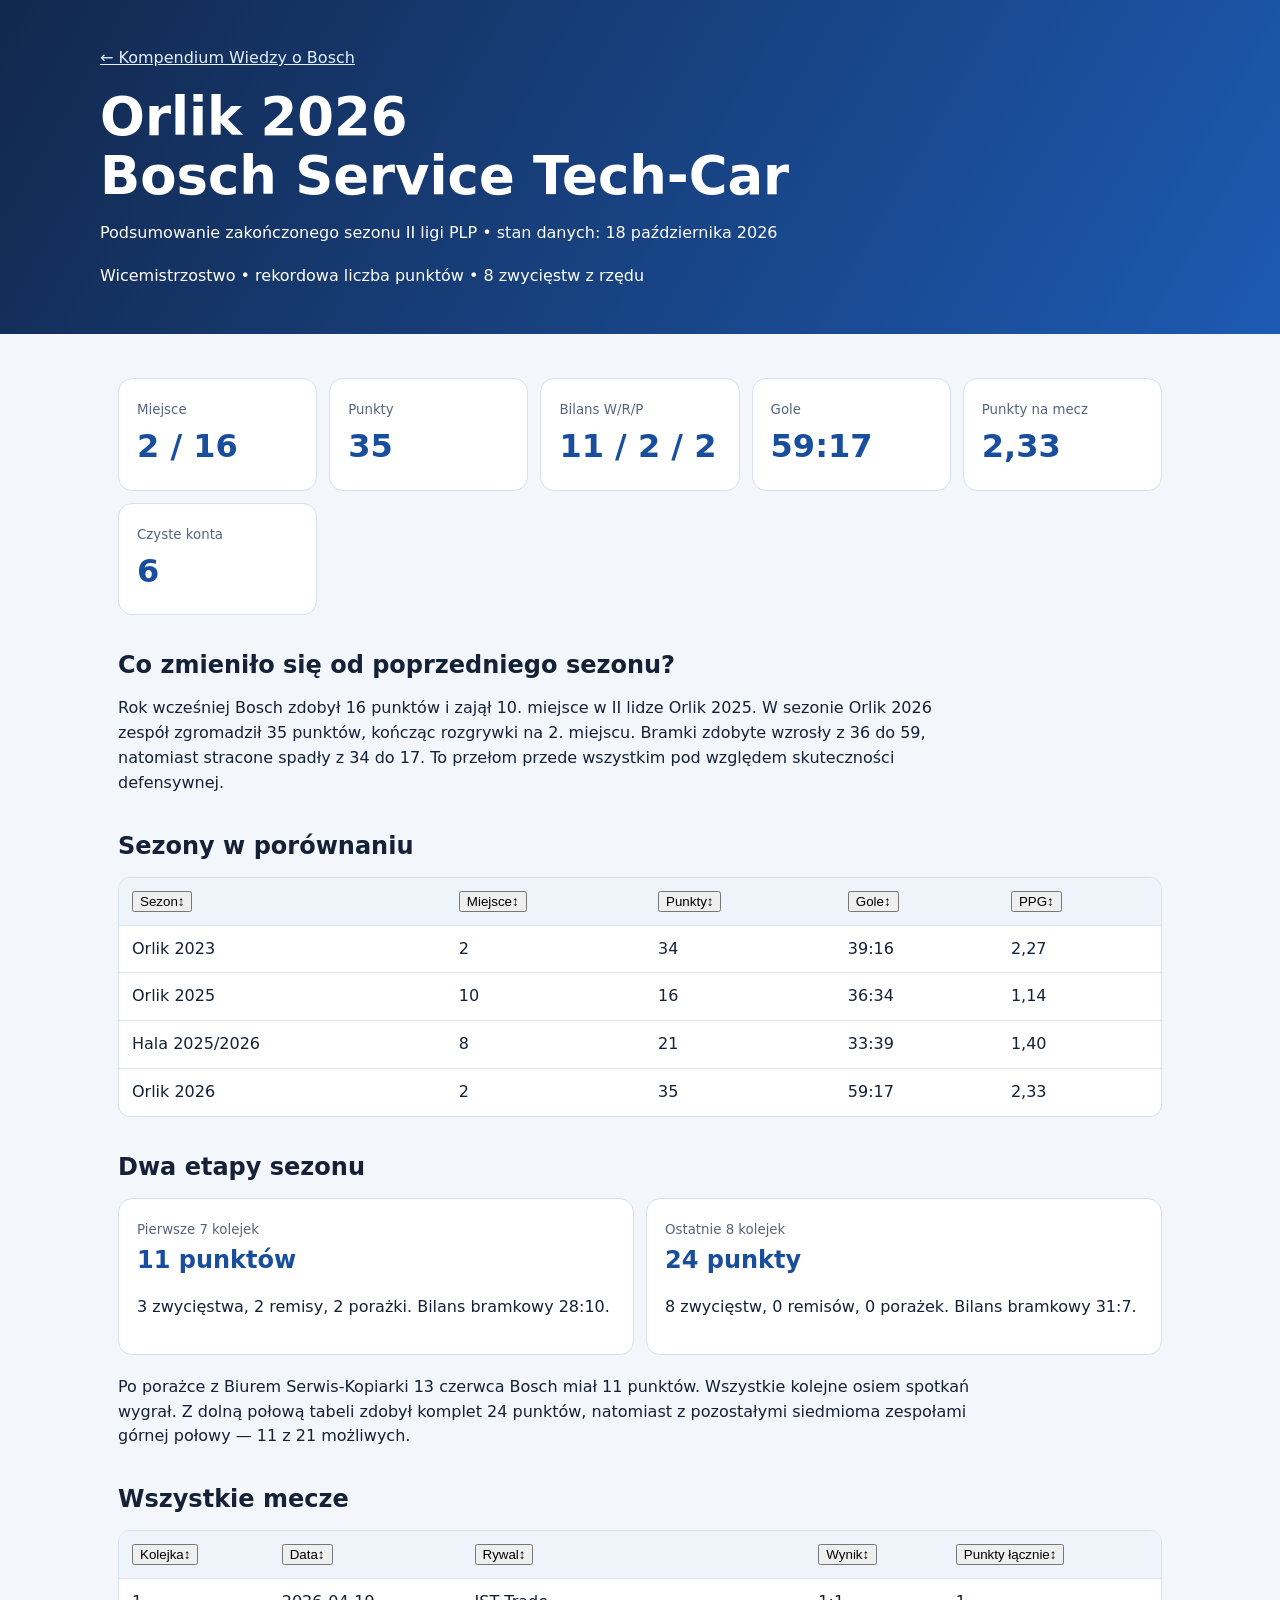
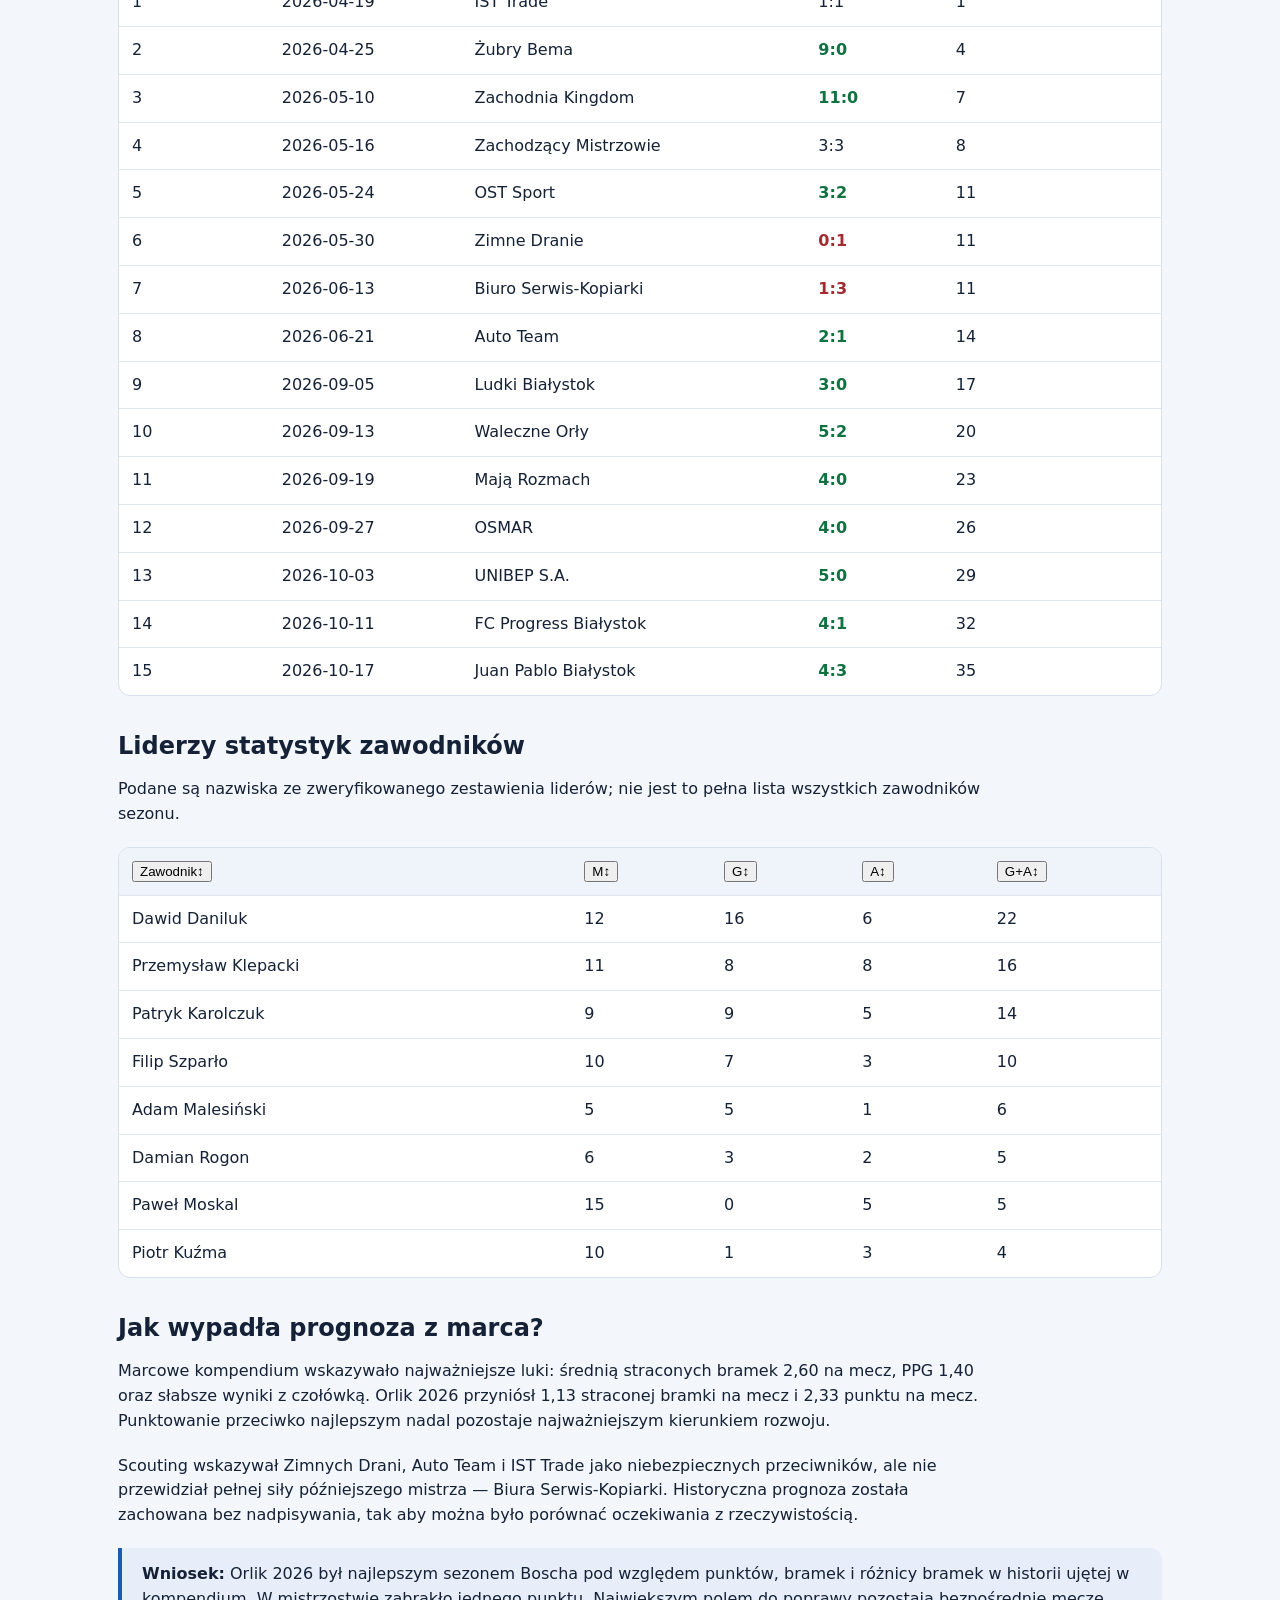
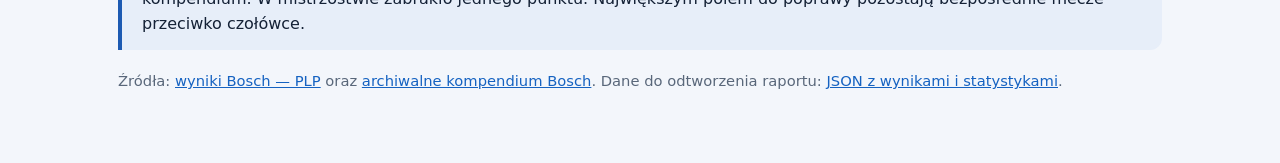
<file: docs/orlik-2026.html>
<!DOCTYPE html>
<html lang="pl">
<head>
<meta charset="utf-8">
<meta name="viewport" content="width=device-width,initial-scale=1">
<meta name="description" content="Bosch Service Tech-Car: analiza sezonu Orlik 2026 i porównanie historyczne PLP.">
<title>Orlik 2026 | Bosch Service Tech-Car</title>
<style>
:root{font-family:system-ui,-apple-system,Segoe UI,sans-serif;color-scheme:light;background:#f3f6fb;color:#142136}*{box-sizing:border-box}body{margin:0;line-height:1.55}main{max-width:1080px;margin:auto;padding:24px 18px 70px}header{background:linear-gradient(120deg,#12284d,#1d5ab2);color:#fff;padding:46px 18px}header>div{max-width:1080px;margin:auto}h1{font-size:clamp(2rem,5vw,3.3rem);line-height:1.12;margin:.3em 0}h2{font-size:1.5rem;margin:36px 0 16px}p{max-width:85ch}a{color:#1562c1}header a{color:#e4efff}nav{margin-top:18px}.muted{opacity:.75}.cards{display:grid;grid-template-columns:repeat(auto-fit,minmax(170px,1fr));gap:12px;margin-top:20px}.card{border-radius:14px;border:1px solid #d6e0ef;background:#fff;padding:18px}.card strong{display:block;font-size:2rem;color:#194e9c}.card small{color:#56657d}.table-wrap{overflow:auto;border:1px solid #d6e0ef;border-radius:12px;background:white}table{width:100%;border-collapse:collapse;min-width:565px}th,td{padding:11px 13px;text-align:left;border-bottom:1px solid #e1e7ef}th{background:#eff4fb}tr:last-child td{border-bottom:none}.win{color:#127140;font-weight:700}.loss{color:#a32b32;font-weight:700}.note{border-left:4px solid #1d5ab2;padding:14px 20px;background:#e7eef9;border-radius:0 12px 12px 0}.split{display:grid;grid-template-columns:repeat(auto-fit,minmax(260px,1fr));gap:12px}.split .card strong{font-size:1.5rem}.footer{margin-top:38px;color:#59677a;font-size:.92rem}
</style>
<link rel="stylesheet" href="assets/spacing.css?v=20261020-spacing">
</head>
<body>
<header><div><a href="./index.html">← Kompendium Wiedzy o Bosch</a><h1>Orlik 2026<br>Bosch Service Tech-Car</h1><p>Podsumowanie zakończonego sezonu II ligi PLP • stan danych: 18 października 2026</p><nav>Wicemistrzostwo • rekordowa liczba punktów • 8 zwycięstw z rzędu</nav></div></header>
<main>
<div class="cards">
<div class="card"><small>Miejsce</small><strong>2 / 16</strong></div>
<div class="card"><small>Punkty</small><strong>35</strong></div>
<div class="card"><small>Bilans W/R/P</small><strong>11 / 2 / 2</strong></div>
<div class="card"><small>Gole</small><strong>59:17</strong></div>
<div class="card"><small>Punkty na mecz</small><strong>2,33</strong></div>
<div class="card"><small>Czyste konta</small><strong>6</strong></div>
</div>
<h2>Co zmieniło się od poprzedniego sezonu?</h2>
<p>Rok wcześniej Bosch zdobył 16 punktów i zajął 10. miejsce w II lidze Orlik 2025. W sezonie Orlik 2026 zespół zgromadził 35 punktów, kończąc rozgrywki na 2. miejscu. Bramki zdobyte wzrosły z 36 do 59, natomiast stracone spadły z 34 do 17. To przełom przede wszystkim pod względem skuteczności defensywnej.</p>
<h2>Sezony w porównaniu</h2>
<div class="table-wrap"><table><thead><tr><th>Sezon</th><th>Miejsce</th><th>Punkty</th><th>Gole</th><th>PPG</th></tr></thead><tbody><tr><td>Orlik 2023</td><td>2</td><td>34</td><td>39:16</td><td>2,27</td></tr><tr><td>Orlik 2025</td><td>10</td><td>16</td><td>36:34</td><td>1,14</td></tr><tr><td>Hala 2025/2026</td><td>8</td><td>21</td><td>33:39</td><td>1,40</td></tr><tr><td>Orlik 2026</td><td>2</td><td>35</td><td>59:17</td><td>2,33</td></tr></tbody></table></div>
<h2>Dwa etapy sezonu</h2>
<div class="split"><div class="card"><small>Pierwsze 7 kolejek</small><strong>11 punktów</strong><p>3 zwycięstwa, 2 remisy, 2 porażki. Bilans bramkowy 28:10.</p></div><div class="card"><small>Ostatnie 8 kolejek</small><strong>24 punkty</strong><p>8 zwycięstw, 0 remisów, 0 porażek. Bilans bramkowy 31:7.</p></div></div>
<p>Po porażce z Biurem Serwis-Kopiarki 13 czerwca Bosch miał 11 punktów. Wszystkie kolejne osiem spotkań wygrał. Z dolną połową tabeli zdobył komplet 24 punktów, natomiast z pozostałymi siedmioma zespołami górnej połowy — 11 z 21 możliwych.</p>
<h2>Wszystkie mecze</h2>
<div class="table-wrap"><table><thead><tr><th>Kolejka</th><th>Data</th><th>Rywal</th><th>Wynik</th><th>Punkty łącznie</th></tr></thead><tbody><tr><td>1</td><td>2026-04-19</td><td>IST Trade</td><td class="">1:1</td><td>1</td></tr><tr><td>2</td><td>2026-04-25</td><td>Żubry Bema</td><td class="win">9:0</td><td>4</td></tr><tr><td>3</td><td>2026-05-10</td><td>Zachodnia Kingdom</td><td class="win">11:0</td><td>7</td></tr><tr><td>4</td><td>2026-05-16</td><td>Zachodzący Mistrzowie</td><td class="">3:3</td><td>8</td></tr><tr><td>5</td><td>2026-05-24</td><td>OST Sport</td><td class="win">3:2</td><td>11</td></tr><tr><td>6</td><td>2026-05-30</td><td>Zimne Dranie</td><td class="loss">0:1</td><td>11</td></tr><tr><td>7</td><td>2026-06-13</td><td>Biuro Serwis-Kopiarki</td><td class="loss">1:3</td><td>11</td></tr><tr><td>8</td><td>2026-06-21</td><td>Auto Team</td><td class="win">2:1</td><td>14</td></tr><tr><td>9</td><td>2026-09-05</td><td>Ludki Białystok</td><td class="win">3:0</td><td>17</td></tr><tr><td>10</td><td>2026-09-13</td><td>Waleczne Orły</td><td class="win">5:2</td><td>20</td></tr><tr><td>11</td><td>2026-09-19</td><td>Mają Rozmach</td><td class="win">4:0</td><td>23</td></tr><tr><td>12</td><td>2026-09-27</td><td>OSMAR</td><td class="win">4:0</td><td>26</td></tr><tr><td>13</td><td>2026-10-03</td><td>UNIBEP S.A.</td><td class="win">5:0</td><td>29</td></tr><tr><td>14</td><td>2026-10-11</td><td>FC Progress Białystok</td><td class="win">4:1</td><td>32</td></tr><tr><td>15</td><td>2026-10-17</td><td>Juan Pablo Białystok</td><td class="win">4:3</td><td>35</td></tr></tbody></table></div>
<h2>Liderzy statystyk zawodników</h2>
<p>Podane są nazwiska ze zweryfikowanego zestawienia liderów; nie jest to pełna lista wszystkich zawodników sezonu.</p>
<div class="table-wrap"><table><thead><tr><th>Zawodnik</th><th>M</th><th>G</th><th>A</th><th>G+A</th></tr></thead><tbody><tr><td>Dawid Daniluk</td><td>12</td><td>16</td><td>6</td><td>22</td></tr><tr><td>Przemysław Klepacki</td><td>11</td><td>8</td><td>8</td><td>16</td></tr><tr><td>Patryk Karolczuk</td><td>9</td><td>9</td><td>5</td><td>14</td></tr><tr><td>Filip Szparło</td><td>10</td><td>7</td><td>3</td><td>10</td></tr><tr><td>Adam Malesiński</td><td>5</td><td>5</td><td>1</td><td>6</td></tr><tr><td>Damian Rogon</td><td>6</td><td>3</td><td>2</td><td>5</td></tr><tr><td>Paweł Moskal</td><td>15</td><td>0</td><td>5</td><td>5</td></tr><tr><td>Piotr Kuźma</td><td>10</td><td>1</td><td>3</td><td>4</td></tr></tbody></table></div>
<h2>Jak wypadła prognoza z marca?</h2>
<p>Marcowe kompendium wskazywało najważniejsze luki: średnią straconych bramek 2,60 na mecz, PPG 1,40 oraz słabsze wyniki z czołówką. Orlik 2026 przyniósł 1,13 straconej bramki na mecz i 2,33 punktu na mecz. Punktowanie przeciwko najlepszym nadal pozostaje najważniejszym kierunkiem rozwoju.</p>
<p>Scouting wskazywał Zimnych Drani, Auto Team i IST Trade jako niebezpiecznych przeciwników, ale nie przewidział pełnej siły późniejszego mistrza — Biura Serwis-Kopiarki. Historyczna prognoza została zachowana bez nadpisywania, tak aby można było porównać oczekiwania z rzeczywistością.</p>
<div class="note"><strong>Wniosek:</strong> Orlik 2026 był najlepszym sezonem Boscha pod względem punktów, bramek i różnicy bramek w historii ujętej w kompendium. W mistrzostwie zabrakło jednego punktu. Największym polem do poprawy pozostają bezpośrednie mecze przeciwko czołówce.</div>
<div class="footer">Źródła: <a href="https://podlaskaliga.pl/druzyna/bosch-service-tech-car/terminarz/">wyniki Bosch — PLP</a> oraz <a href="./index.html">archiwalne kompendium Bosch</a>. Dane do odtworzenia raportu: <a href="../data/orlik_2026_recap.json">JSON z wynikami i statystykami</a>.</div>
</main>
<script src="assets/table-sort.js" defer></script>
</body>
</html>
</file>
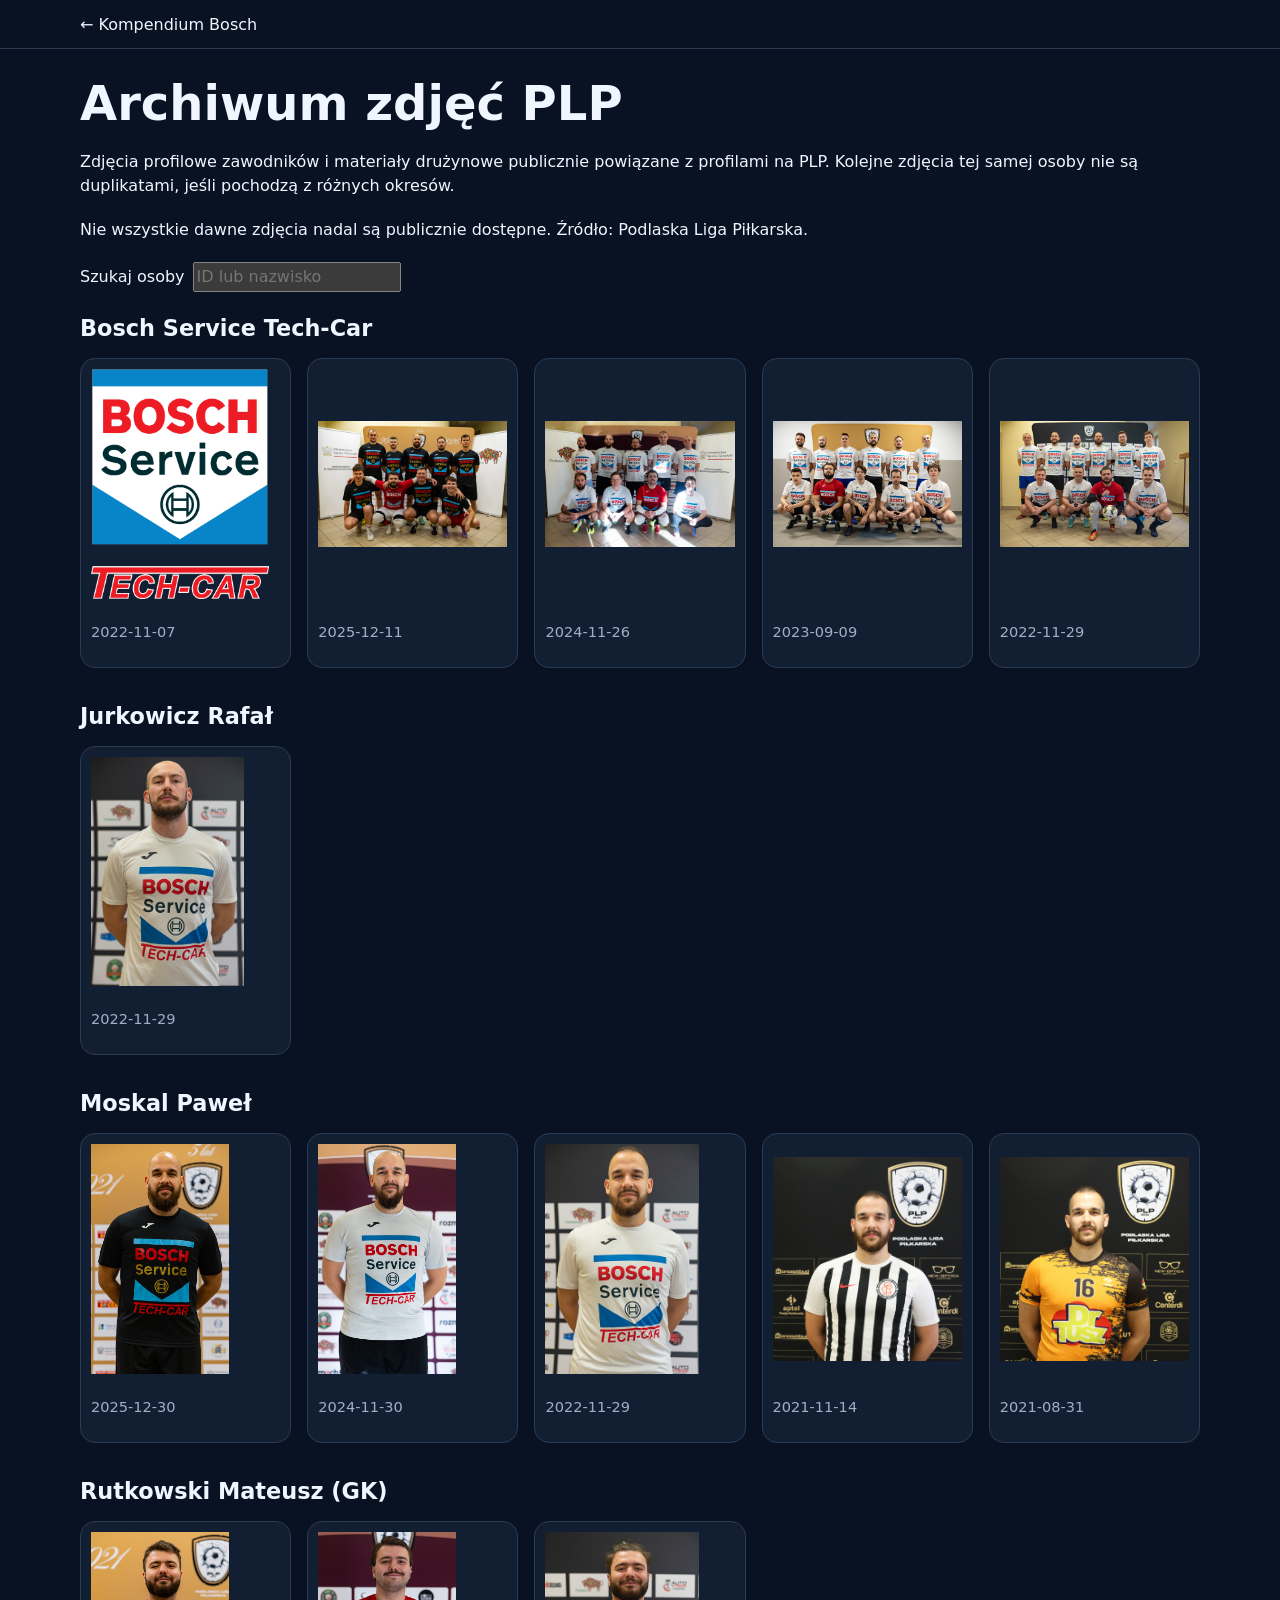
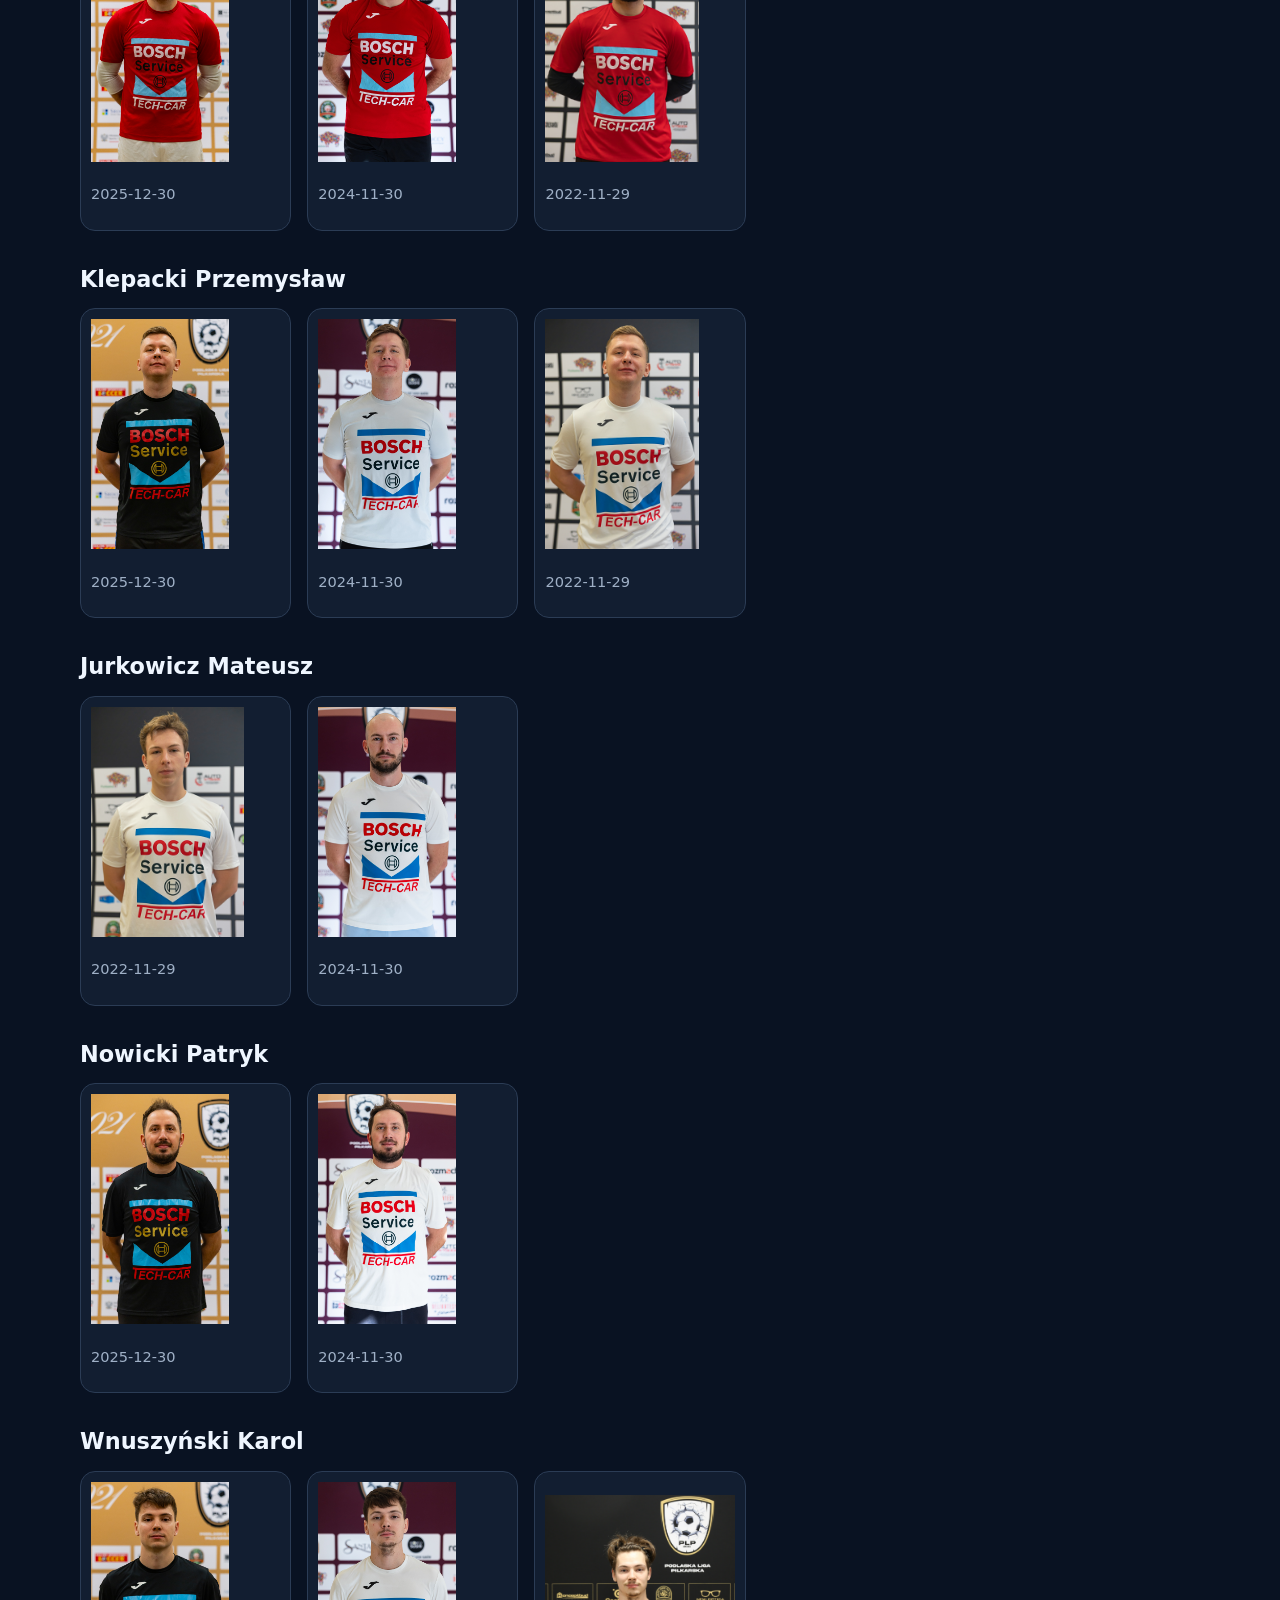
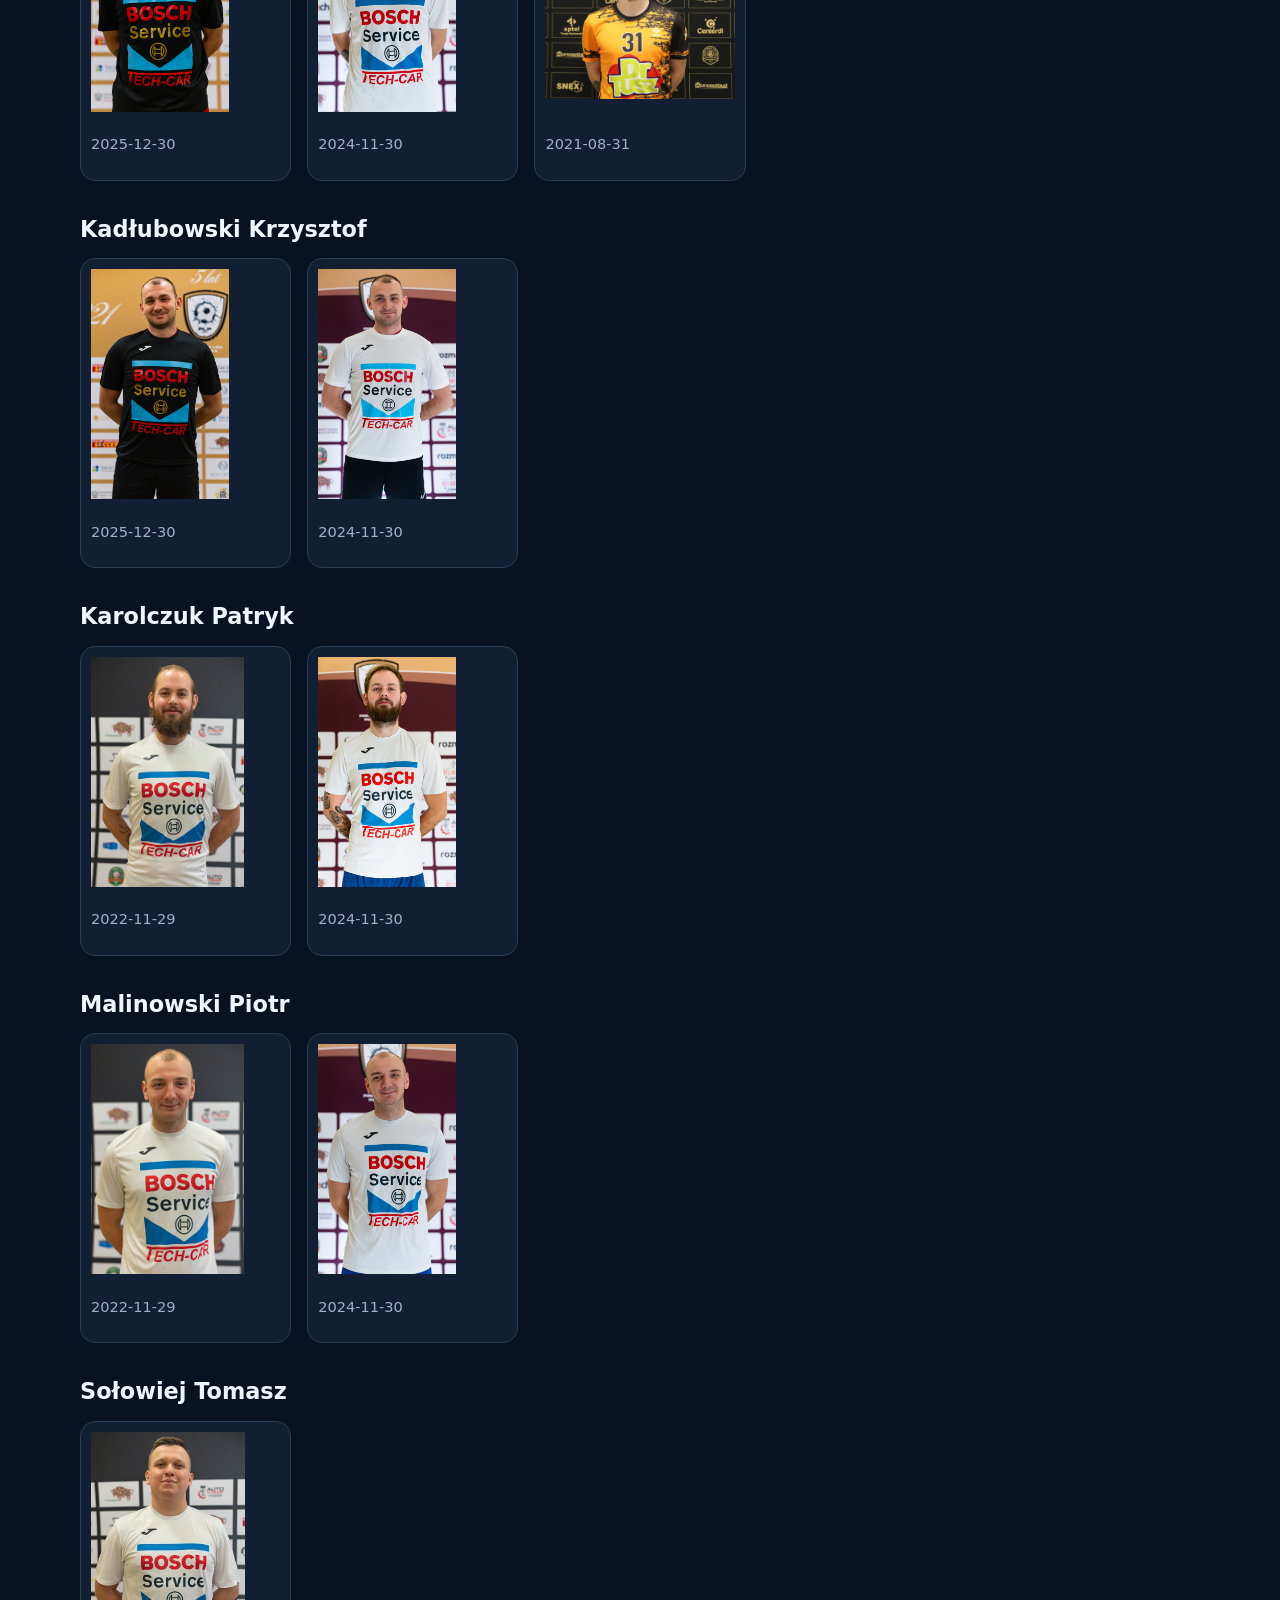
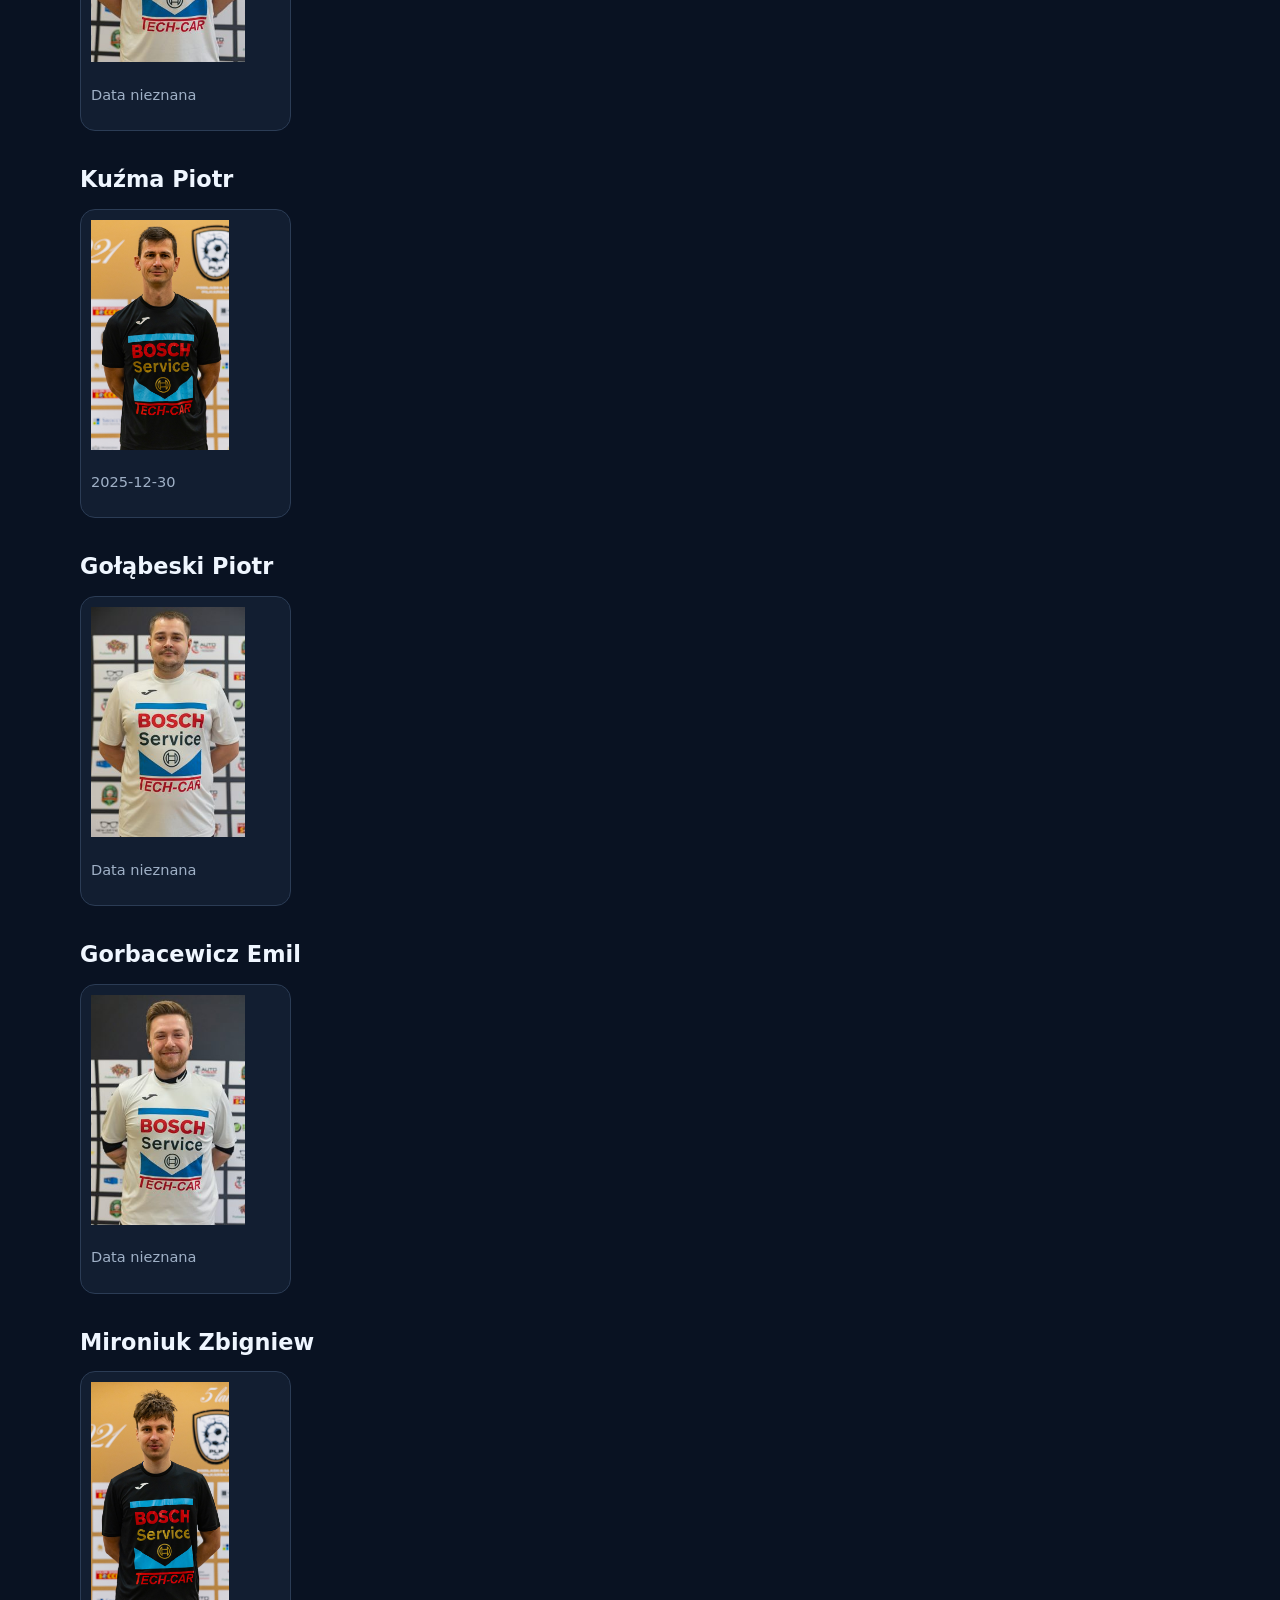
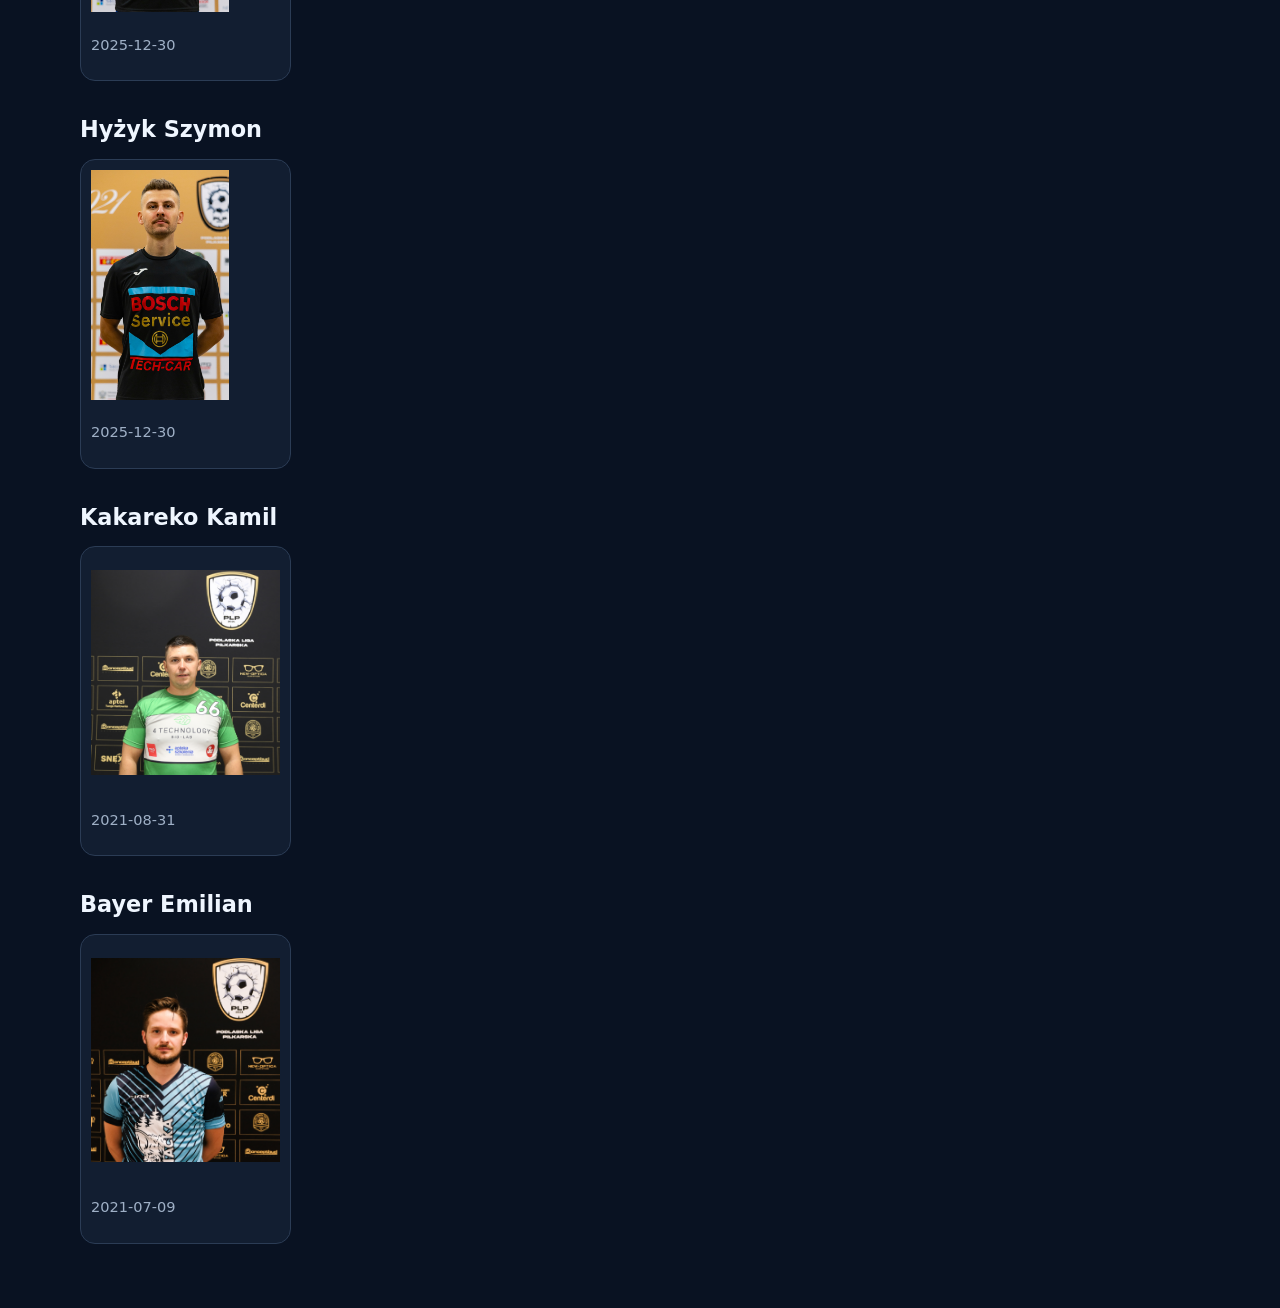
<file: docs/photos.html>
<!doctype html><html lang="pl"><head><meta charset="utf-8"><meta name="viewport" content="width=device-width,initial-scale=1"><title>Archiwum zdjęć PLP — Bosch</title><link rel="stylesheet" href="assets/style.css"><style>.photo-grid{display:grid;grid-template-columns:repeat(auto-fill,minmax(180px,1fr));gap:16px}.photo-grid img{max-width:100%;height:230px;object-fit:contain}.photo-grid .card{padding:10px}.photo-grid .card a{overflow-wrap:anywhere}</style><link rel="stylesheet" href="assets/spacing.css?v=20261020-spacing">
</head><body><header class="top"><div class="wrap head"><a class="brand" href="index.html">← Kompendium Bosch</a></div></header><main class="wrap"><h1>Archiwum zdjęć PLP</h1><p>Zdjęcia profilowe zawodników i materiały drużynowe publicznie powiązane z profilami na PLP. Kolejne zdjęcia tej samej osoby nie są duplikatami, jeśli pochodzą z różnych okresów.</p><p>Nie wszystkie dawne zdjęcia nadal są publicznie dostępne. Źródło: Podlaska Liga Piłkarska.</p><label>Szukaj osoby <input id="q" placeholder="ID lub nazwisko"></label><div id="photos"></div></main><script>
(async()=>{const el=document.getElementById("photos");try{const r=await fetch("assets/data.json");const d=await r.json();const names=Object.fromEntries(d.players.map(p=>[p.id,p.name]));const subjects=(d.media?.subjects||[]).filter(s=>s.photos?.length);function render(){const q=document.getElementById("q").value.toLowerCase();el.innerHTML=subjects.filter(s=>(s.kind==="teams"?"Bosch Service Tech-Car":names[s.id]||s.id).toLowerCase().includes(q)).map(s=>'<section><h2>'+escapeHtml(s.kind==="teams"?"Bosch Service Tech-Car":names[s.id]||"Zawodnik "+s.id)+'</h2><div class="photo-grid">'+s.photos.map(p=>'<div class="card"><a target="_blank" rel="noopener noreferrer" href="'+escapeHtml(p.url)+'"><img loading="lazy" alt="'+escapeHtml(p.alt||"Zdjęcie PLP")+'" src="'+escapeHtml(p.local||p.url)+'"></a><p class="small">'+escapeHtml(p.published?.slice(0,10)||"Data nieznana")+'</p></div>').join("")+'</div></section>').join("")||'<p>Brak dostępnych zdjęć pasujących do wyszukiwania.</p>'};function escapeHtml(x){return String(x||"").replace(/[&<>"]/g,c=>({"&":"&amp;","<":"&lt;",">":"&gt;",'"':"&quot;"}[c]))}document.getElementById("q").oninput=render;render()}catch(e){el.textContent="Nie udało się pobrać danych galerii."}})();
</script></body></html>
</file>
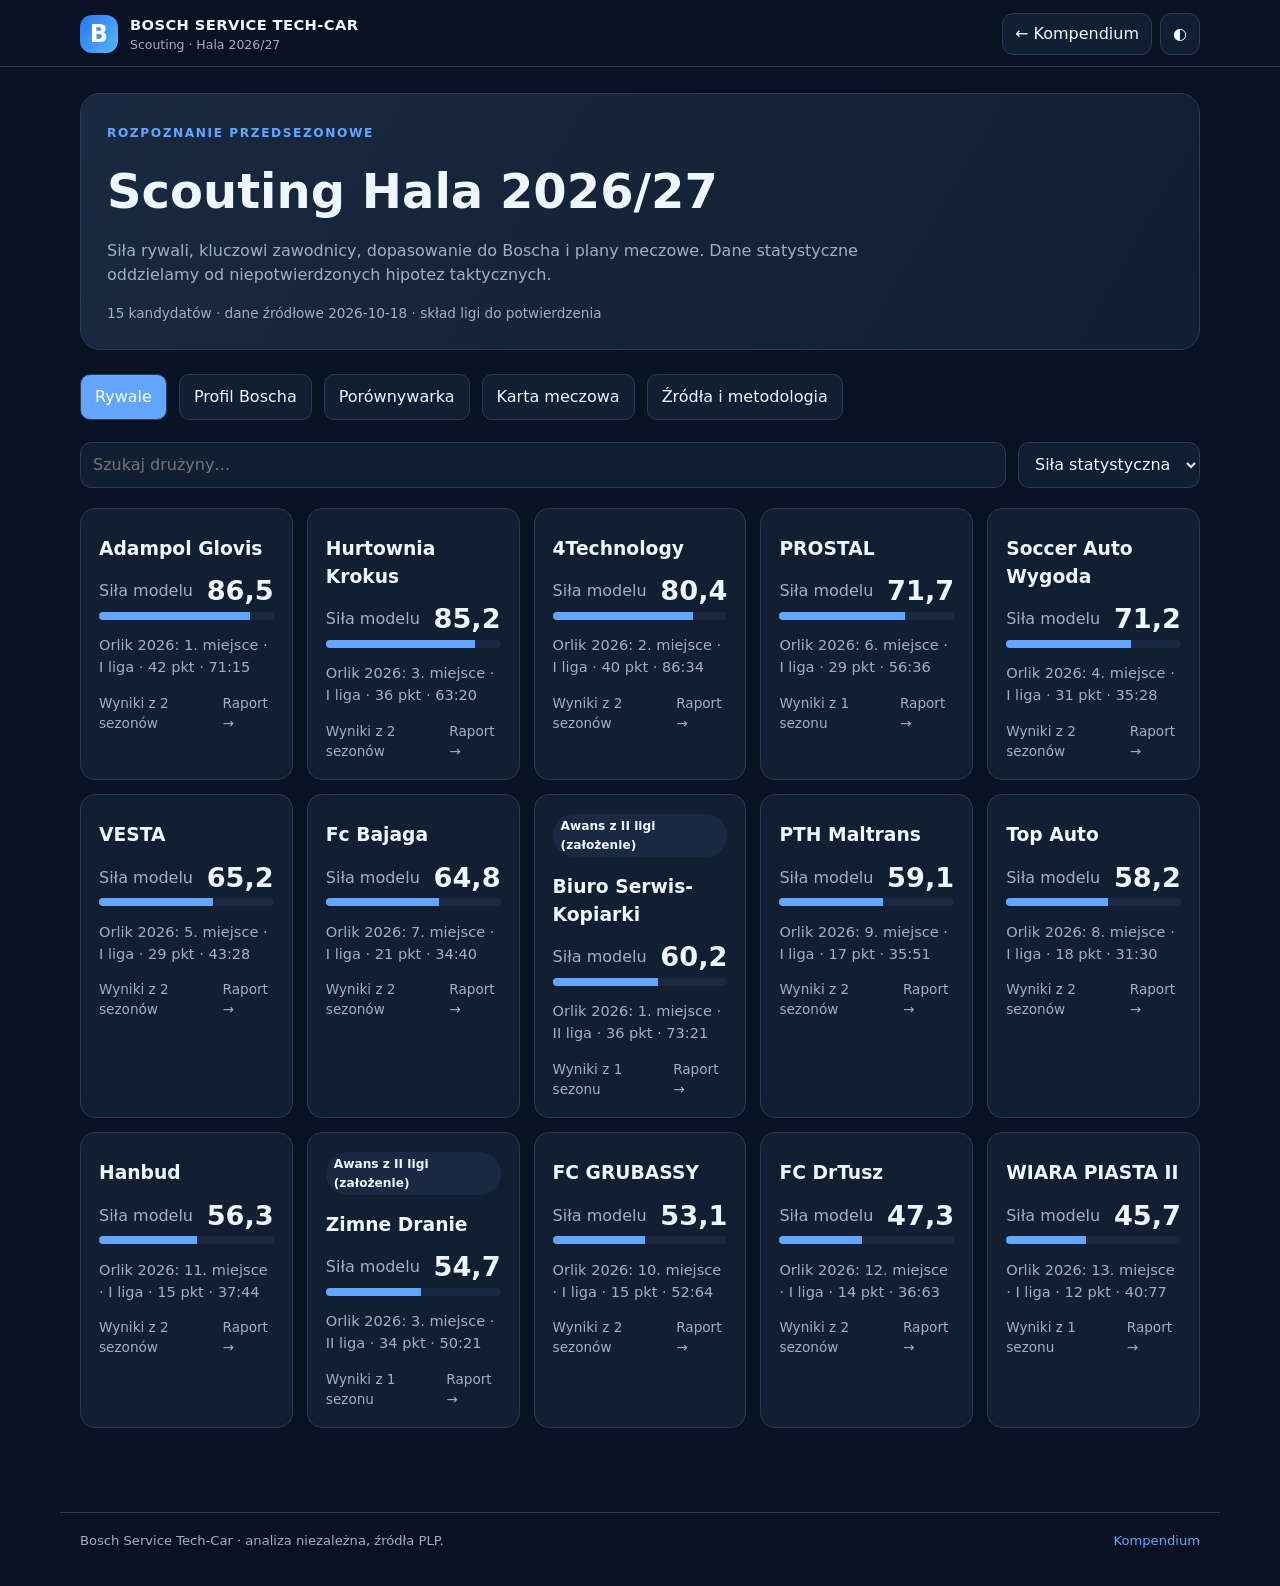
<file: docs/scouting.html>
<!doctype html><html lang="pl"><head><meta charset="utf-8"><meta name="viewport" content="width=device-width,initial-scale=1"><meta name="theme-color" content="#0d1628"><title>Scouting Hala 2026/27 — Bosch Service Tech-Car</title><link rel="stylesheet" href="assets/style.css"><style>.tabs{display:flex;gap:8px;flex-wrap:wrap;margin-bottom:22px}.tabs button{border:1px solid var(--border);background:var(--panel);padding:10px 14px;border-radius:10px;color:var(--text)}.tabs button.active{background:var(--accent);color:white}.tab{display:none}.tab.active{display:block}.score{font-size:1.7rem;font-weight:800}.scorebar{height:8px;background:var(--panel2);border-radius:10px;overflow:hidden}.scorebar>div{height:100%;background:var(--accent)}.scouting-card{cursor:pointer}.scouting-card .pill{margin-bottom:8px}.strong{font-weight:700}.focus{max-width:920px;margin:0 auto}.note{padding:13px 16px;background:var(--panel2);border-left:3px solid var(--gold);border-radius:8px;margin:12px 0}.detail-box{padding:18px;border-radius:14px;border:1px solid var(--border);background:var(--panel);margin-bottom:14px}.detail-box h3{margin-top:0}ol,ul{padding-left:22px}li{margin-bottom:8px}.source-links{display:flex;gap:12px;flex-wrap:wrap}.h2h-table td:first-child,.h2h-table td:nth-child(4){white-space:nowrap}.mini{font-size:.78rem;color:var(--muted)}@media print{.top,.tabs,.filters,.footer,.noprint{display:none!important}body{background:white;color:#111}.tab{display:block}.detail-box{break-inside:avoid}}</style><link rel="stylesheet" href="assets/spacing.css?v=20261020-spacing">
</head><body><header class="top"><div class="wrap head"><a class="brand" href="index.html"><span class="logo">B</span><span><strong>BOSCH SERVICE TECH-CAR</strong><small>Scouting · Hala 2026/27</small></span></a><div class="head-actions"><a class="btn" href="index.html">← Kompendium</a><button id="theme" class="icon-btn">◐</button></div></div></header><main class="wrap"><div class="hero"><span class="eyebrow">ROZPOZNANIE PRZEDSEZONOWE</span><h1>Scouting Hala 2026/27</h1><p class="lead">Siła rywali, kluczowi zawodnicy, dopasowanie do Boscha i plany meczowe. Dane statystyczne oddzielamy od niepotwierdzonych hipotez taktycznych.</p><div id="meta" class="small"></div></div><div class="tabs noprint"><button class="active" data-tab="teams">Rywale</button><button data-tab="bosch">Profil Boscha</button><button data-tab="compare">Porównywarka</button><button data-tab="next">Karta meczowa</button><button data-tab="sources">Źródła i metodologia</button></div><section id="teams" class="tab active"><div class="filters"><input id="filter" placeholder="Szukaj drużyny…"><select id="order"><option value="strength">Siła statystyczna</option><option value="name">Alfabetycznie</option><option value="attack">Gole/mecz</option><option value="defense">Stracone/mecz</option></select></div><div id="team-grid" class="grid"></div><div id="detail" class="focus"></div></section><section id="bosch" class="tab"><h2>Bosch: profil własnej drużyny</h2><div id="bosch-data"></div></section><section id="compare" class="tab"><h2>Porównaj zespoły</h2><div class="filters"><select id="cmp1"></select><select id="cmp2"></select></div><div id="comparison"></div></section><section id="next" class="tab"><h2>Karta przedmeczowa</h2><p class="muted">Wybierz przeciwnika. Karta nadaje się do wydrukowania, ale uwzględnia jedynie potwierdzone dane i jawne hipotezy.</p><div class="filters"><select id="card-team"></select><button class="btn noprint" onclick="window.print()">Drukuj / PDF</button></div><div id="pre-match"></div></section><section id="sources" class="tab"><h2>Metodologia i jakość danych</h2><div id="method"></div></section></main><footer class="wrap footer">Bosch Service Tech-Car · analiza niezależna, źródła PLP. <a href="index.html">Kompendium</a></footer><script src="assets/scouting.js?v=20261020-bosch-compare" defer></script><script src="assets/table-sort.js" defer></script>
</body></html>
</file>
<file: docs/assets/spacing.css>
:root{
    --content-gap:20px;
    --section-gap:32px;
    --heading-gap:12px;
}

/* Space content blocks without adding margins to individual grid/table items. */
:is(main,main section,.detail-box,#bosch-data,#comparison,#pre-match,#method,#photos,#compare-result,.section>.body)>*+*{
    margin-block-start:var(--content-gap);
}

:is(main,main section,.detail-box,#bosch-data,#comparison,#pre-match,#method,#photos,#compare-result,.section>.body)>:is(h2,h3,h4){
    margin-block-start:var(--section-gap);
    margin-block-end:var(--heading-gap);
}

:is(main,main section,.detail-box,#bosch-data,#comparison,#pre-match,#method,#photos,#compare-result,.section>.body)>:is(h1,h2,h3,h4):first-child{
    margin-block-start:0;
}

:is(main,main section,.detail-box,#bosch-data,#comparison,#pre-match,#method,#photos,#compare-result,.section>.body)>:is(h1,h2,h3,h4)+*{
    margin-block-start:0;
}

main>section+section,#app>section,#photos>section+section{
    margin-block-start:var(--section-gap);
}
main>.tab{margin-block-start:var(--content-gap)}

.detail-box>.row>h2{margin:0}
.filters,.seg,.tabs,.source-links{gap:12px}
.filters>label,main>label{display:flex;align-items:center;flex-wrap:wrap;gap:8px}
.video-thumb+h3{margin-block-start:var(--heading-gap)}

@media(max-width:760px){
    :root{--content-gap:16px;--section-gap:28px}
}

@media print{
    :root{--content-gap:12px;--section-gap:20px;--heading-gap:8px}
}
</file>
<file: docs/assets/style.css>
:root{font-family:Inter,system-ui,-apple-system,Segoe UI,sans-serif;color-scheme:dark;--bg:#091222;--panel:#121e31;--panel2:#192941;--text:#eff6ff;--muted:#9fb0c6;--border:#2b3c55;--accent:#62a6ff;--green:#3fc58b;--red:#fa8a8b;--gold:#f9bf5e}html[data-theme=light]{color-scheme:light;--bg:#f4f7fc;--panel:#fff;--panel2:#edf3fb;--text:#12213a;--muted:#586b82;--border:#dbe3ed;--accent:#125ab0;--green:#077b47;--red:#ad353b;--gold:#a96d0b}*{box-sizing:border-box}body{margin:0;background:var(--bg);color:var(--text);line-height:1.5}a{color:var(--accent);text-decoration:none}a:hover{text-decoration:underline}button,input,select{font:inherit}button{cursor:pointer}.wrap{max-width:1160px;margin:auto;padding-left:20px;padding-right:20px}.top{position:sticky;top:0;z-index:20;background:var(--bg);border-bottom:1px solid var(--border)}.head{display:flex;align-items:center;justify-content:space-between;padding-top:13px;padding-bottom:11px}.brand{display:flex;gap:12px;align-items:center;color:var(--text)}.brand strong{display:block;font-size:.92rem;letter-spacing:.025em}.brand small{color:var(--muted);display:block;font-size:.78rem}.logo{width:38px;height:38px;border-radius:12px;background:linear-gradient(125deg,#2c75ed,#53b7ff);display:grid;place-items:center;color:white;font-weight:900;font-size:24px}.head-actions{display:flex;gap:8px}.icon-btn,.btn{border:1px solid var(--border);background:var(--panel);border-radius:11px;padding:8px 12px;color:var(--text)}.nav{display:flex;gap:2px;overflow-x:auto;scrollbar-width:none}.nav a{padding:13px 15px;color:var(--muted);white-space:nowrap;font-size:.88rem;border-bottom:3px solid transparent}.nav a.active{color:var(--accent);border-bottom-color:var(--accent)}main{min-height:75vh;padding-top:26px;padding-bottom:64px}.hero{border:1px solid var(--border);padding:26px;border-radius:20px;background:linear-gradient(120deg,var(--panel2),var(--panel));margin-bottom:24px}.eyebrow{font-size:.76rem;letter-spacing:.13em;color:var(--accent);text-transform:uppercase;font-weight:800}h1{font-size:clamp(1.8rem,4vw,3rem);line-height:1.17;margin:.4em 0}.lead{color:var(--muted);max-width:790px}h2{font-size:1.4rem;margin:30px 0 13px}.grid{display:grid;grid-template-columns:repeat(auto-fit,minmax(210px,1fr));gap:14px}.metric-grid{display:grid;grid-template-columns:repeat(auto-fit,minmax(145px,1fr));gap:12px}.card,.metric,.table-card{border:1px solid var(--border);background:var(--panel);border-radius:15px;padding:18px;min-width:0}.card h3{margin:8px 0}.card p{color:var(--muted);font-size:.91rem}.card:hover{border-color:var(--accent)}.metric small{display:block;color:var(--muted);margin-bottom:9px}.metric b{font-size:1.9rem;font-variant-numeric:tabular-nums;line-height:1.05}.muted,.small{color:var(--muted)}.small{font-size:.85rem}.pill{display:inline-flex;border-radius:99px;padding:3px 8px;background:var(--panel2);font-size:.76rem;font-weight:700}.win{color:var(--green)}.loss{color:var(--red)}.draw{color:var(--gold)}.row{display:flex;align-items:center;justify-content:space-between;gap:12px}.stack{display:grid;gap:12px}.list-row{padding:12px 0;border-bottom:1px solid var(--border);display:flex;justify-content:space-between;gap:16px;align-items:center}.list-row:last-child{border:0}.list-row strong{font-variant-numeric:tabular-nums}.table-card{overflow-x:auto;padding:0}.table{border-collapse:collapse;width:100%;min-width:590px;text-align:left}.table th,.table td{border-bottom:1px solid var(--border);padding:13px 16px}.table th{font-size:.78rem;color:var(--muted);background:var(--panel2);white-space:nowrap}.table tr:last-child td{border-bottom:none}.filters{display:flex;flex-wrap:wrap;gap:10px;margin:14px 0 18px}.filters input,.filters select{background:var(--panel);color:var(--text);border:1px solid var(--border);border-radius:11px;padding:10px 12px;min-width:0}.filters input{flex:1;min-width:180px}.bar-chart{display:grid;gap:10px}.bar-row{display:grid;grid-template-columns:minmax(105px,180px) 1fr 60px;gap:10px;align-items:center}.bar-track{height:12px;background:var(--panel2);border-radius:10px;overflow:hidden}.bar-track span{display:block;background:linear-gradient(90deg,#286cd4,#6ab9ff);height:100%;border-radius:10px}.notice{border-left:3px solid var(--accent);padding:15px;background:var(--panel2);border-radius:0 10px 10px 0;color:var(--muted);margin:18px 0}.columns{display:grid;grid-template-columns:1.4fr 1fr;gap:16px}.footer{border-top:1px solid var(--border);padding-top:18px;padding-bottom:35px;display:flex;justify-content:space-between;gap:12px;flex-wrap:wrap;font-size:.82rem;color:var(--muted)}#search-dialog{width:min(620px,95vw);border:1px solid var(--border);background:var(--panel);color:var(--text);border-radius:18px;padding:0}#search-dialog::backdrop{background:#000b}.searchbox{padding:18px}.search-head{display:flex;justify-content:space-between;align-items:center;margin-bottom:10px}.search-head button{background:none;border:0;color:var(--text)}#global-search{width:100%;padding:13px;background:var(--panel2);border:1px solid var(--border);border-radius:10px;color:var(--text)}#search-results{max-height:55vh;overflow:auto}.video-thumb{width:100%;aspect-ratio:16/9;background:var(--panel2);display:grid;place-items:center;border-radius:10px;font-size:2rem}.seg{display:flex;flex-wrap:wrap;gap:6px;margin:20px 0}.seg button{padding:9px 14px;background:var(--panel);color:var(--text);border:1px solid var(--border);border-radius:9px}.seg button.active{background:var(--accent);color:#fff}.embedded{width:100%;aspect-ratio:16/9;border:0;border-radius:12px}.loading{color:var(--muted);padding:50px 0;text-align:center}@media(max-width:760px){.wrap{padding-left:14px;padding-right:14px}.columns{grid-template-columns:1fr}.hero{padding:18px}.grid{grid-template-columns:1fr 1fr}.metric b{font-size:1.55rem}.nav a{padding:11px 12px}}@media(max-width:480px){.grid{grid-template-columns:1fr}.bar-row{grid-template-columns:85px 1fr 48px;font-size:.78rem}}
.table-sort-button{display:inline-flex;align-items:center;gap:7px;width:100%;border:0;background:transparent;color:inherit;font:inherit;font-weight:inherit;text-align:left;padding:0;cursor:pointer;white-space:nowrap}
.table-sort-button:hover,.table-sort-button:focus-visible{color:var(--accent)}
.table-sort-button:focus-visible{outline:2px solid var(--accent);outline-offset:4px;border-radius:3px}
.table-sort-indicator{font-size:1.05em;opacity:.75;min-width:1em;text-align:center}
th[aria-sort="ascending"] .table-sort-indicator,th[aria-sort="descending"] .table-sort-indicator{opacity:1;color:var(--accent)}

.table tfoot td{background:var(--panel2);font-weight:700;border-top:2px solid var(--border)}
.table tfoot td:last-child{font-weight:500;font-size:.84rem;color:var(--muted)}
.nav{flex-wrap:wrap;overflow:visible}
.nav a{flex:0 0 auto}

.match-row{flex-wrap:wrap}
.match-summary{flex:1 1 180px;min-width:0}
.match-opponent{font-weight:600;overflow-wrap:anywhere}
.match-actions{display:flex;align-items:center;gap:16px;flex-wrap:wrap}
.match-actions>strong{font-size:1.15rem;white-space:nowrap}
.match-details{display:inline-block;padding:4px 0;font-size:.85rem}
.match-actions .match-details{display:inline-flex;align-items:center;min-height:44px;padding:8px 12px;border:1px solid var(--border);border-radius:10px;background:var(--panel2);white-space:nowrap}
.match-details:focus-visible{outline:2px solid var(--accent);outline-offset:3px}
.match-actions .match-details:hover{border-color:var(--accent)}

a.video-thumb{color:var(--text);border:1px solid transparent}
a.video-thumb:hover{border-color:var(--accent);color:var(--accent);text-decoration:none}
a.video-thumb:focus-visible{outline:3px solid var(--accent);outline-offset:3px}
</file>
